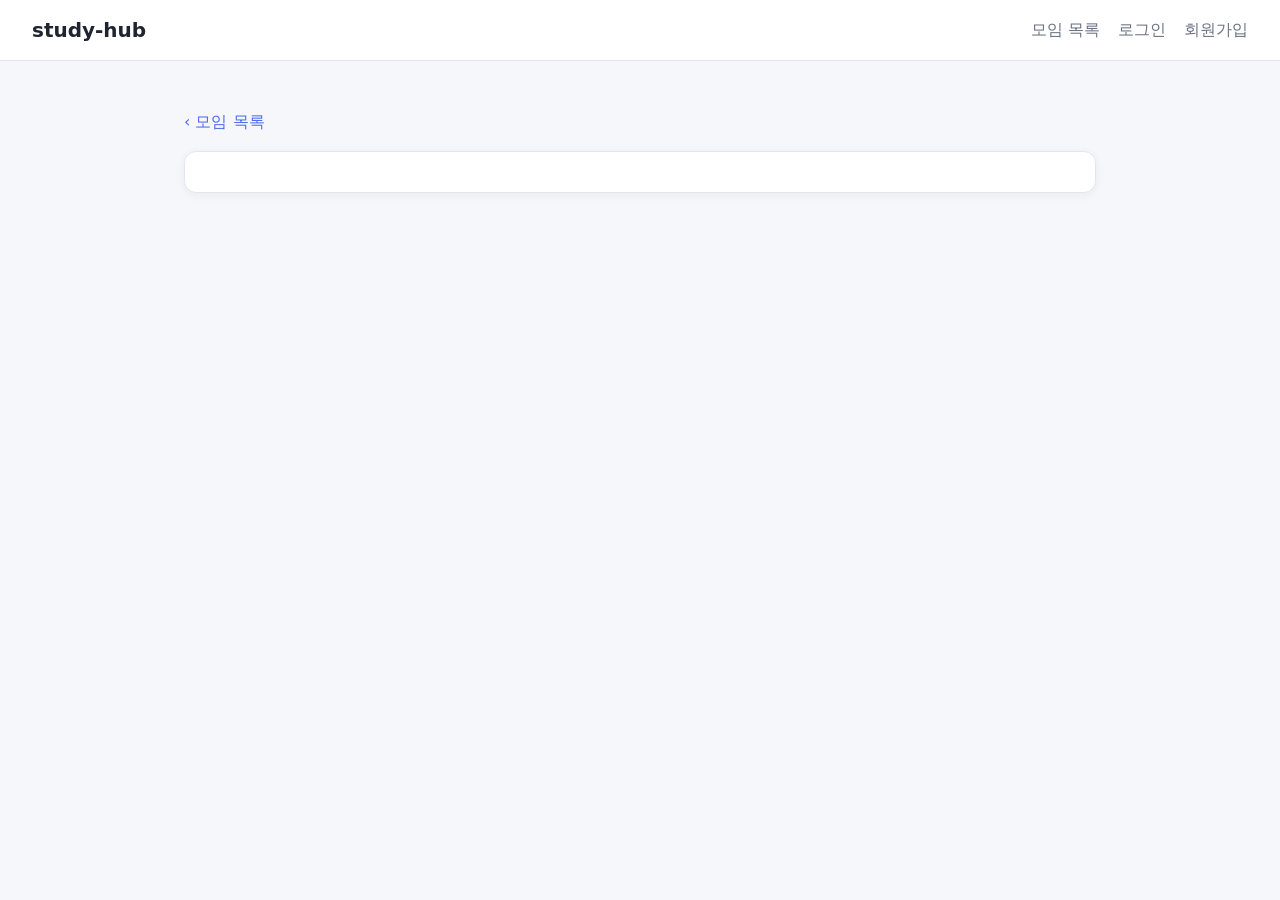
<file: static/detail.html>
<!doctype html>
<html lang="ko">
<head>
  <meta charset="utf-8">
  <meta name="viewport" content="width=device-width, initial-scale=1">
  <title>모임 · study-hub</title>
  <link rel="stylesheet" href="css/base.css">
  <link rel="stylesheet" href="css/components.css">
</head>
<body>
  <header class="site-header">
    <a class="logo" href="index.html">study-hub</a>
    <nav class="site-nav">
      <a href="index.html">모임 목록</a>
      <a href="login.html">로그인</a>
      <a href="signup.html">회원가입</a>
    </nav>
  </header>

  <main class="container">
    <p><a href="index.html">‹ 모임 목록</a></p>
    <!-- 새 모임: detail.html?new=1 · 모임 상세: detail.html?id=1 -->
    <section id="study-detail" class="card"></section>
  </main>

  <script src="js/api.js"></script>
  <script src="js/form.js"></script>
</body>
</html>
</file>
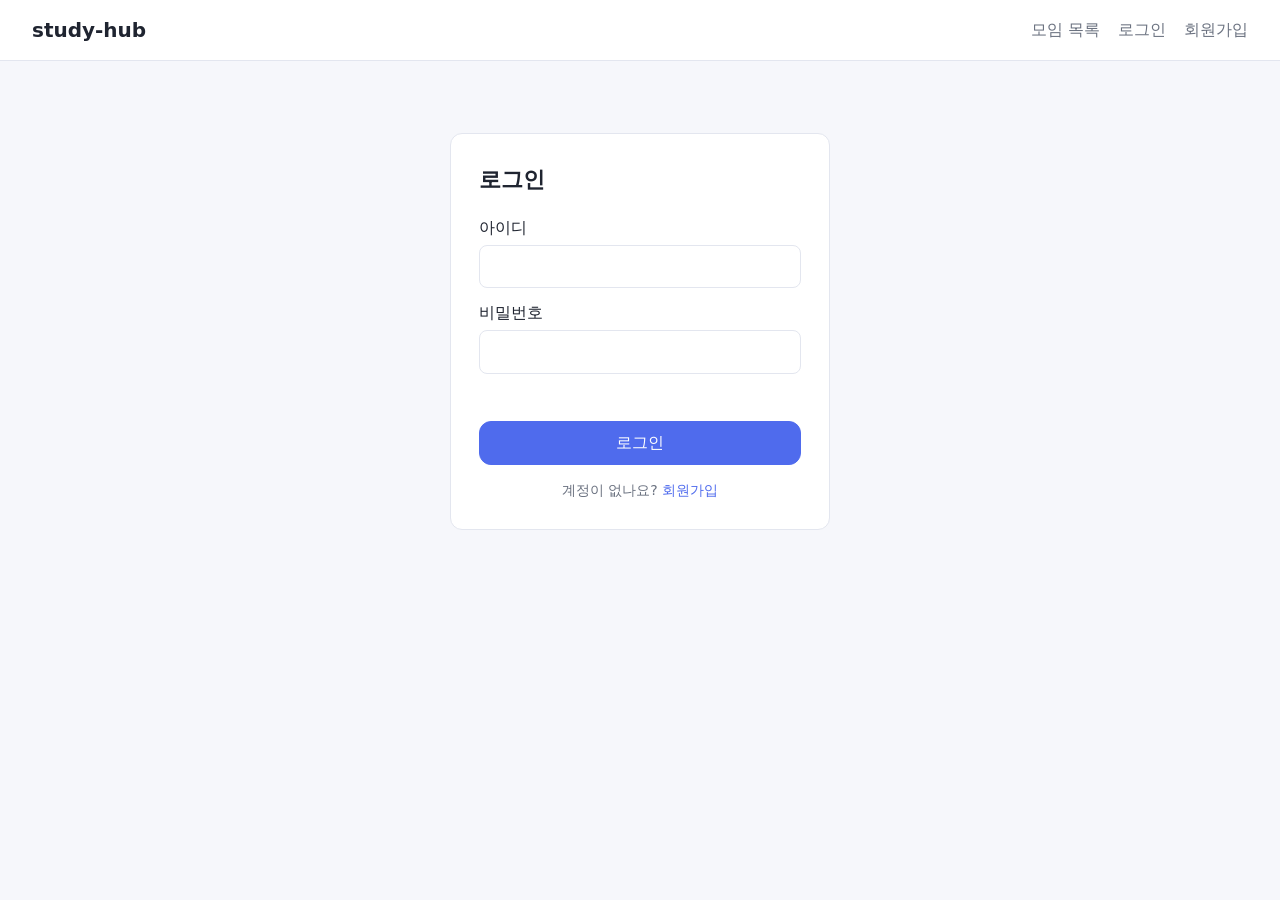
<file: static/login.html>
<!doctype html>
<html lang="ko">
<head>
  <meta charset="utf-8">
  <meta name="viewport" content="width=device-width, initial-scale=1">
  <title>로그인 · study-hub</title>
  <link rel="stylesheet" href="css/base.css">
  <link rel="stylesheet" href="css/components.css">
</head>
<body>
  <header class="site-header">
    <a class="logo" href="index.html">study-hub</a>
    <nav class="site-nav">
      <a href="index.html">모임 목록</a>
      <a href="login.html">로그인</a>
      <a href="signup.html">회원가입</a>
    </nav>
  </header>

  <main class="container">
    <form id="login-form" class="auth-box">
      <h1>로그인</h1>
      <div class="form-field">
        <label for="username">아이디</label>
        <input id="username" name="username" autocomplete="username" required>
      </div>
      <div class="form-field">
        <label for="password">비밀번호</label>
        <input id="password" name="password" type="password" autocomplete="current-password" required>
      </div>
      <p id="auth-message" class="message"></p>
      <button class="btn btn-primary" type="submit">로그인</button>
      <p class="auth-switch">계정이 없나요? <a href="signup.html">회원가입</a></p>
    </form>
  </main>

  <script src="js/auth.js"></script>
</body>
</html>
</file>
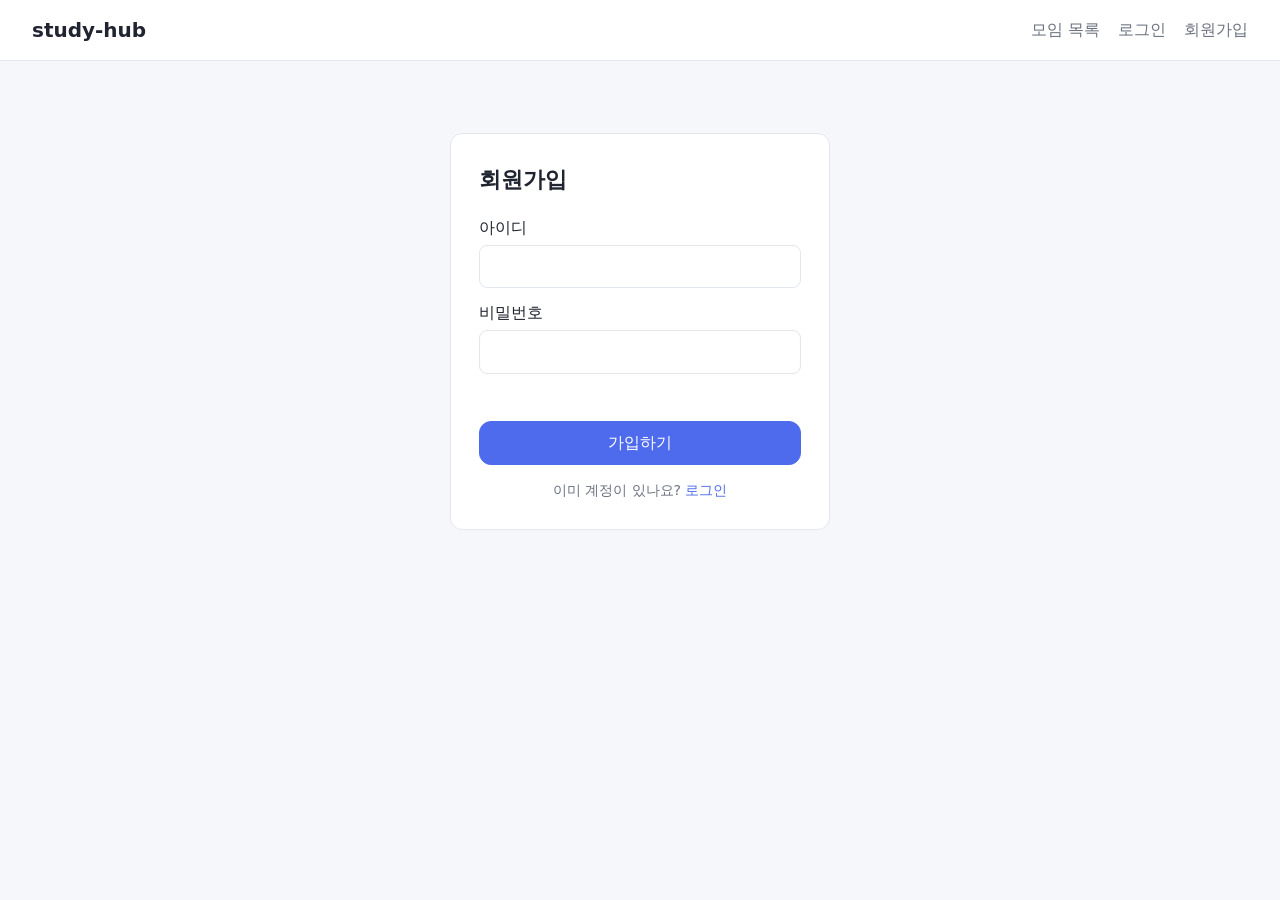
<file: static/signup.html>
<!doctype html>
<html lang="ko">
<head>
  <meta charset="utf-8">
  <meta name="viewport" content="width=device-width, initial-scale=1">
  <title>회원가입 · study-hub</title>
  <link rel="stylesheet" href="css/base.css">
  <link rel="stylesheet" href="css/components.css">
</head>
<body>
  <header class="site-header">
    <a class="logo" href="index.html">study-hub</a>
    <nav class="site-nav">
      <a href="index.html">모임 목록</a>
      <a href="login.html">로그인</a>
      <a href="signup.html">회원가입</a>
    </nav>
  </header>

  <main class="container">
    <form id="signup-form" class="auth-box">
      <h1>회원가입</h1>
      <div class="form-field">
        <label for="username">아이디</label>
        <input id="username" name="username" autocomplete="username" required>
      </div>
      <div class="form-field">
        <label for="password">비밀번호</label>
        <input id="password" name="password" type="password" autocomplete="new-password" required>
      </div>
      <p id="auth-message" class="message"></p>
      <button class="btn btn-primary" type="submit">가입하기</button>
      <p class="auth-switch">이미 계정이 있나요? <a href="login.html">로그인</a></p>
    </form>
  </main>

  <script src="js/auth.js"></script>
</body>
</html>
</file>
<file: static/css/base.css>
:root {
  --bg: #f6f7fb;
  --surface: #ffffff;
  --text: #1f2430;
  --muted: #6b7280;
  --primary: #4f6bed;
  --primary-dark: #3b54c9;
  --border: #e3e6ef;
  --danger: #d9443b;
  --radius: 12px;
  --shadow: 0 2px 10px rgba(31, 36, 48, 0.06);
  --shadow-hover: 0 8px 24px rgba(31, 36, 48, 0.12);
}

* { box-sizing: border-box; }

body {
  margin: 0;
  font-family: "Pretendard", "Malgun Gothic", system-ui, sans-serif;
  background: var(--bg);
  color: var(--text);
  line-height: 1.6;
}

a { color: var(--primary); text-decoration: none; }

.site-header {
  display: flex;
  align-items: center;
  justify-content: space-between;
  padding: 14px 32px;
  background: var(--surface);
  border-bottom: 1px solid var(--border);
}

.logo { font-size: 20px; font-weight: 700; color: var(--text); }

.site-nav { display: flex; gap: 18px; }
.site-nav a { color: var(--muted); }
.site-nav a:hover { color: var(--primary); }

.container { max-width: 960px; margin: 0 auto; padding: 32px 24px; }

.page-head h1 { margin: 0 0 4px; font-size: 26px; }
.page-desc { margin: 0 0 24px; color: var(--muted); }

/* 로그인 · 회원가입 */
.auth-box {
  max-width: 380px;
  margin: 40px auto;
  padding: 28px;
  background: var(--surface);
  border: 1px solid var(--border);
  border-radius: var(--radius);
}
.auth-box h1 { margin: 0 0 18px; font-size: 22px; }
.auth-box .btn { width: 100%; }
.auth-switch { margin: 14px 0 0; text-align: center; color: var(--muted); font-size: 14px; }

/* 좁은 화면 */
@media (max-width: 760px) {
  .study-list { grid-template-columns: 1fr; }
  .card { min-width: 0; }
  .site-header { flex-direction: column; gap: 8px; padding: 12px 16px; }
  .container { padding: 20px 16px; }
}
</file>
<file: static/css/components.css>
.btn {
  display: inline-block;
  padding: 8px 16px;
  border: 1px solid var(--border);
  border-radius: var(--radius);
  background: var(--surface);
  color: var(--text);
  font: inherit;
  cursor: pointer;
}
.btn:hover { border-color: var(--primary); }
.btn-primary { background: var(--primary); border-color: var(--primary); color: #fff; }
.btn-primary:hover { background: var(--primary-dark); }
.btn-danger { color: var(--danger); }

.study-list {
  list-style: none;
  margin: 0;
  padding: 0;
  display: grid;
  grid-template-columns: repeat(3, 1fr);
  gap: 16px;
}

.card {
  min-width: 260px;
  background: var(--surface);
  border: 1px solid var(--border);
  border-radius: var(--radius);
  padding: 20px;
  box-shadow: var(--shadow);
  transition: box-shadow 0.15s ease, transform 0.15s ease;
}
.card:hover { box-shadow: var(--shadow-hover); transform: translateY(-2px); }
.card h3 a { color: var(--text); }
.card h3 a:hover { color: var(--primary); }
.tag {
  display: inline-block;
  margin-right: 6px;
  padding: 2px 8px;
  border-radius: 999px;
  background: #eef1fd;
  color: var(--primary-dark);
  font-size: 12px;
}
.card h3 { margin: 0 0 6px; font-size: 17px; }
.card p { margin: 0 0 8px; color: var(--muted); font-size: 14px; }

.form-field { display: flex; flex-direction: column; gap: 4px; margin-bottom: 12px; }
.form-field input, .form-field textarea {
  padding: 8px 10px;
  border: 1px solid var(--border);
  border-radius: 8px;
  font: inherit;
}
.message { color: var(--danger); font-size: 14px; min-height: 1.4em; }
</file>
